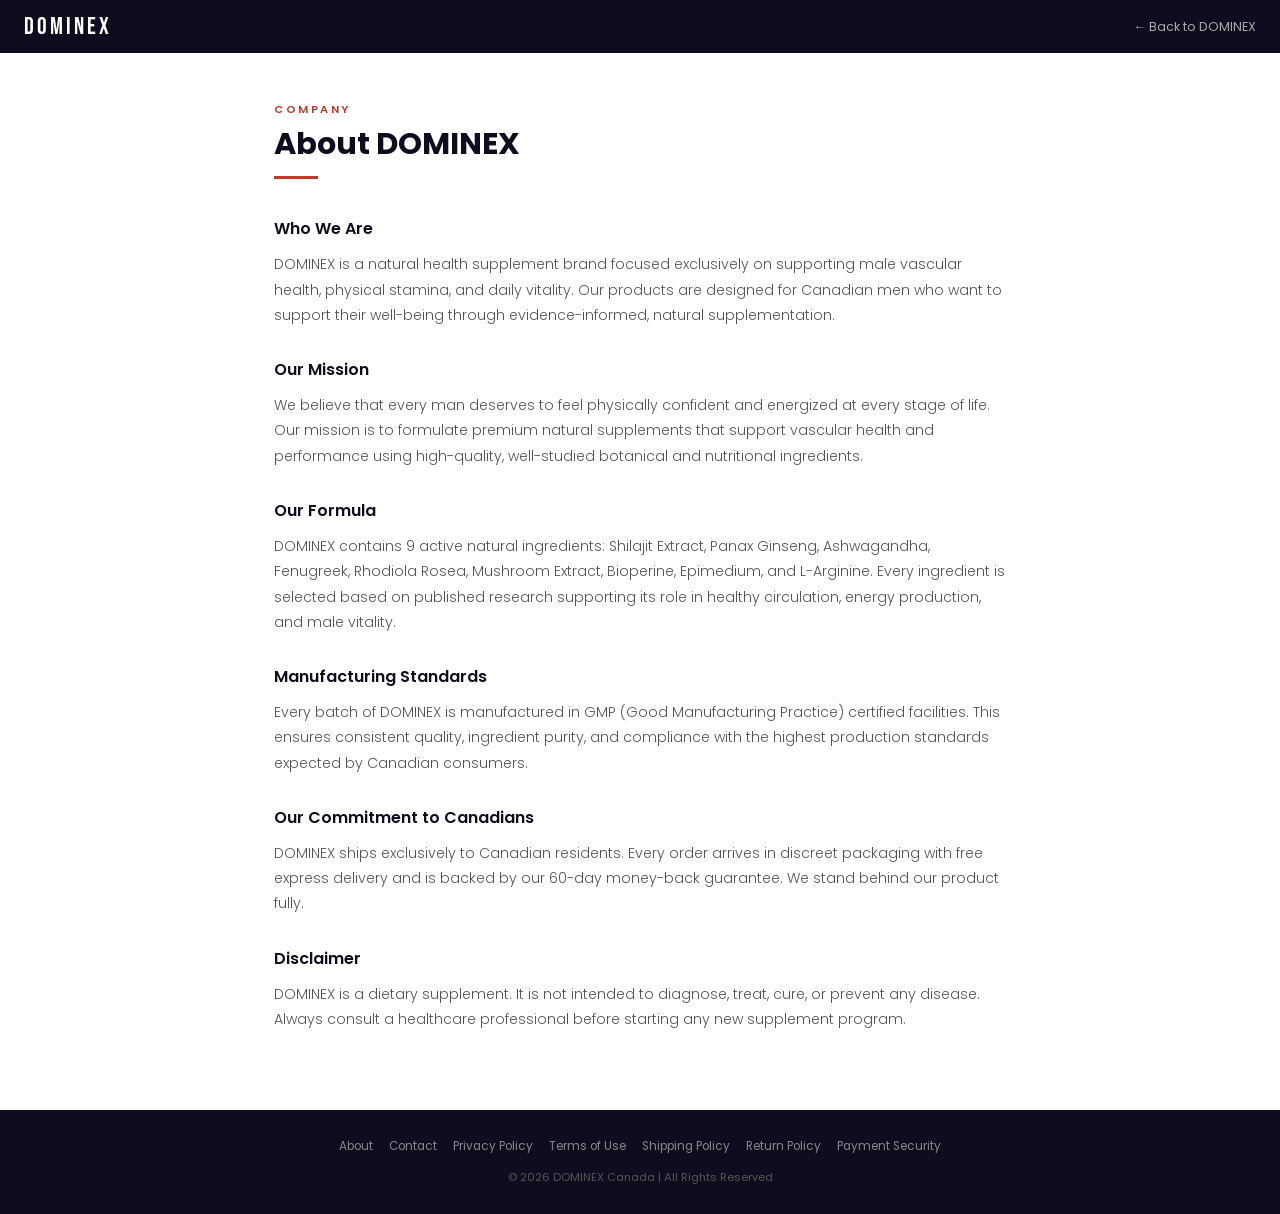
<file: about.html>
<!DOCTYPE html>
<html lang="en-CA">
<head>
    <meta charset="UTF-8">
    <meta name="viewport" content="width=device-width, initial-scale=1.0">
    <title>About DOMINEX | Natural Male Vitality Canada</title>
    <meta name="robots" content="noindex, follow">
    <link rel="preconnect" href="https://fonts.googleapis.com">
    <link rel="preconnect" href="https://fonts.gstatic.com" crossorigin>
    <link href="https://fonts.googleapis.com/css2?family=Bebas+Neue&family=Poppins:wght@300;400;600;700&display=swap" rel="stylesheet">
    <style>
        *{margin:0;padding:0;box-sizing:border-box}
        body{font-family:'Poppins',sans-serif;background:#fff;color:#333}
        .top-bar{background:#0d0d1f;padding:12px 24px;display:flex;justify-content:space-between;align-items:center}
        .brand{font-family:'Bebas Neue',sans-serif;font-size:1.5rem;color:#fff;letter-spacing:3px;text-decoration:none}
        .back-link{color:#aaa;text-decoration:none;font-size:0.78rem;transition:color 0.2s}
        .back-link:hover{color:#fff}
        .page-wrapper{max-width:780px;margin:0 auto;padding:0 24px}
        .page-header{padding:48px 0 0}
        .page-tag{display:block;font-size:0.7rem;font-weight:600;letter-spacing:2.5px;color:#c0392b;text-transform:uppercase;margin-bottom:8px}
        .page-header h1{font-size:1.9rem;font-weight:700;color:#0d0d1f;margin-bottom:14px;line-height:1.2}
        .page-divider{width:44px;height:3px;background:#c0392b;margin-bottom:36px}
        .page-content{padding-bottom:64px;font-weight:300;line-height:1.8}
        .page-content h2{font-size:1rem;font-weight:600;color:#0d0d1f;margin:28px 0 8px}
        .page-content h2:first-child{margin-top:0}
        .page-content p{font-size:0.88rem;margin-bottom:14px;color:#555}
        .page-content ul{padding-left:20px;margin-bottom:14px}
        .page-content ul li{font-size:0.88rem;margin-bottom:6px;color:#555}
        .page-footer{background:#0d0d1f;padding:28px 24px}
        .page-footer .footer-links{display:flex;flex-wrap:wrap;justify-content:center;gap:6px 16px;margin-bottom:14px}
        .page-footer .footer-links a{color:#888;text-decoration:none;font-size:0.74rem;transition:color 0.2s}
        .page-footer .footer-links a:hover{color:#fff}
        .copyright{text-align:center;color:#555;font-size:0.7rem}
        @media(max-width:600px){.page-wrapper{padding:0 16px}.page-header h1{font-size:1.5rem}}
    </style>
</head>
<body>

<div class="top-bar">
    <a href="index.html" class="brand">DOMINEX</a>
    <a href="index.html" class="back-link">&#8592; Back to DOMINEX</a>
</div>

<div class="page-wrapper">
    <div class="page-header">
        <span class="page-tag">COMPANY</span>
        <h1>About DOMINEX</h1>
        <div class="page-divider"></div>
    </div>
    <div class="page-content">

        <h2>Who We Are</h2>
        <p>DOMINEX is a natural health supplement brand focused exclusively on supporting male vascular health, physical stamina, and daily vitality. Our products are designed for Canadian men who want to support their well-being through evidence-informed, natural supplementation.</p>

        <h2>Our Mission</h2>
        <p>We believe that every man deserves to feel physically confident and energized at every stage of life. Our mission is to formulate premium natural supplements that support vascular health and performance using high-quality, well-studied botanical and nutritional ingredients.</p>

        <h2>Our Formula</h2>
        <p>DOMINEX contains 9 active natural ingredients: Shilajit Extract, Panax Ginseng, Ashwagandha, Fenugreek, Rhodiola Rosea, Mushroom Extract, Bioperine, Epimedium, and L-Arginine. Every ingredient is selected based on published research supporting its role in healthy circulation, energy production, and male vitality.</p>

        <h2>Manufacturing Standards</h2>
        <p>Every batch of DOMINEX is manufactured in GMP (Good Manufacturing Practice) certified facilities. This ensures consistent quality, ingredient purity, and compliance with the highest production standards expected by Canadian consumers.</p>

        <h2>Our Commitment to Canadians</h2>
        <p>DOMINEX ships exclusively to Canadian residents. Every order arrives in discreet packaging with free express delivery and is backed by our 60-day money-back guarantee. We stand behind our product fully.</p>

        <h2>Disclaimer</h2>
        <p>DOMINEX is a dietary supplement. It is not intended to diagnose, treat, cure, or prevent any disease. Always consult a healthcare professional before starting any new supplement program.</p>

    </div>
</div>

<footer class="page-footer">
    <nav class="footer-links">
        <a href="about.html">About</a>
        <a href="contact.html">Contact</a>
        <a href="privacy-policy.html">Privacy Policy</a>
        <a href="terms.html">Terms of Use</a>
        <a href="shipping.html">Shipping Policy</a>
        <a href="returns.html">Return Policy</a>
        <a href="payment-security.html">Payment Security</a>
    </nav>
    <p class="copyright">&copy; 2026 DOMINEX Canada | All Rights Reserved</p>
</footer>

</body>
</html>
</file>
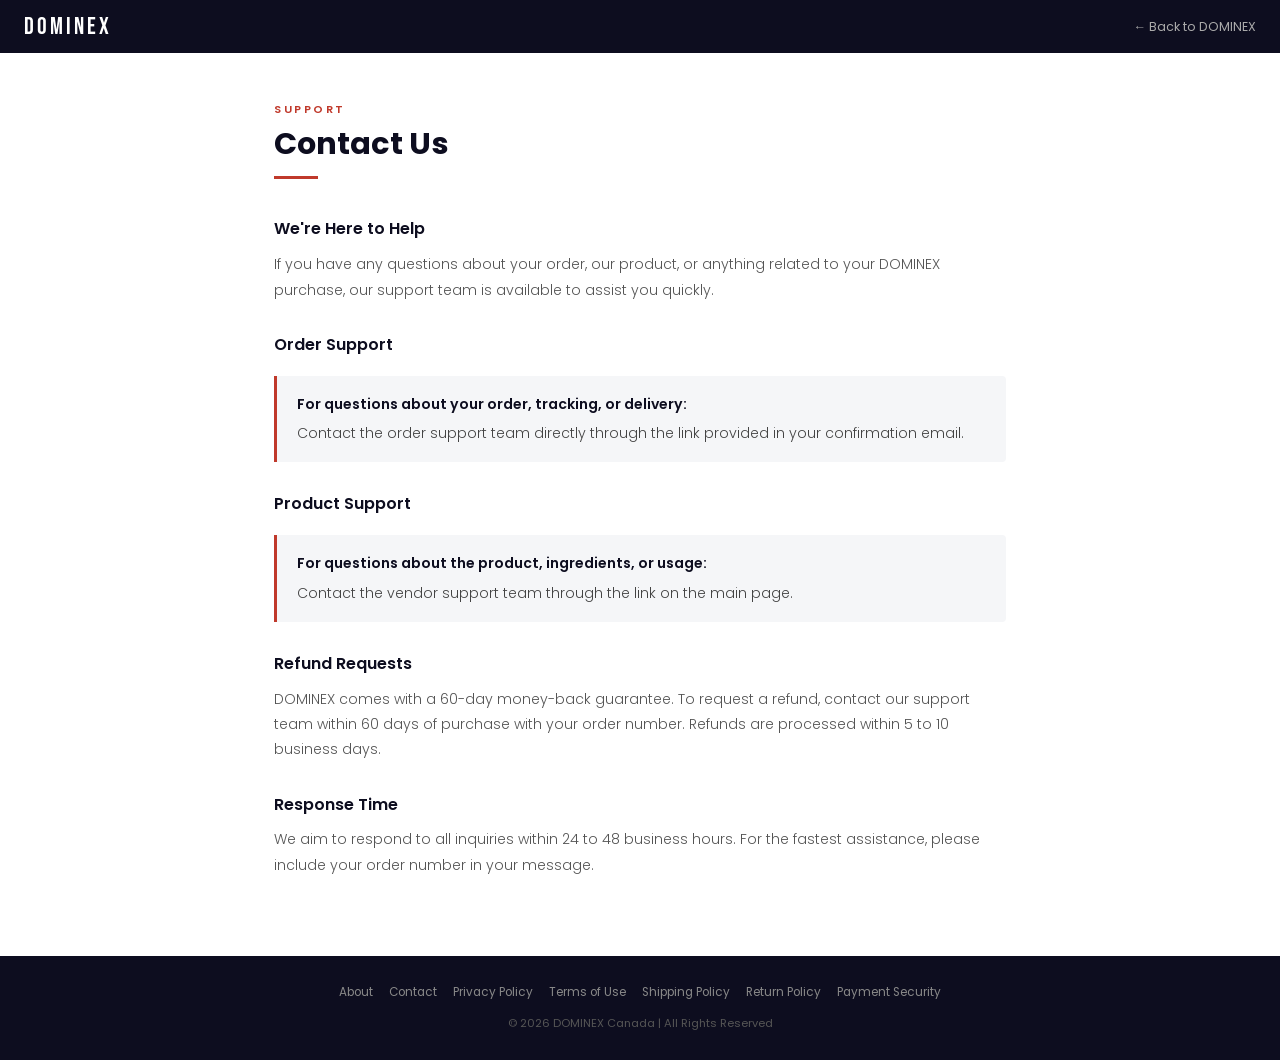
<file: contact.html>
<!DOCTYPE html>
<html lang="en-CA">
<head>
    <meta charset="UTF-8">
    <meta name="viewport" content="width=device-width, initial-scale=1.0">
    <title>Contact | DOMINEX Canada</title>
    <meta name="robots" content="noindex, follow">
    <link rel="preconnect" href="https://fonts.googleapis.com">
    <link rel="preconnect" href="https://fonts.gstatic.com" crossorigin>
    <link href="https://fonts.googleapis.com/css2?family=Bebas+Neue&family=Poppins:wght@300;400;600;700&display=swap" rel="stylesheet">
    <style>
        *{margin:0;padding:0;box-sizing:border-box}
        body{font-family:'Poppins',sans-serif;background:#fff;color:#333}
        .top-bar{background:#0d0d1f;padding:12px 24px;display:flex;justify-content:space-between;align-items:center}
        .brand{font-family:'Bebas Neue',sans-serif;font-size:1.5rem;color:#fff;letter-spacing:3px;text-decoration:none}
        .back-link{color:#aaa;text-decoration:none;font-size:0.78rem;transition:color 0.2s}
        .back-link:hover{color:#fff}
        .page-wrapper{max-width:780px;margin:0 auto;padding:0 24px}
        .page-header{padding:48px 0 0}
        .page-tag{display:block;font-size:0.7rem;font-weight:600;letter-spacing:2.5px;color:#c0392b;text-transform:uppercase;margin-bottom:8px}
        .page-header h1{font-size:1.9rem;font-weight:700;color:#0d0d1f;margin-bottom:14px;line-height:1.2}
        .page-divider{width:44px;height:3px;background:#c0392b;margin-bottom:36px}
        .page-content{padding-bottom:64px;font-weight:300;line-height:1.8}
        .page-content h2{font-size:1rem;font-weight:600;color:#0d0d1f;margin:28px 0 8px}
        .page-content h2:first-child{margin-top:0}
        .page-content p{font-size:0.88rem;margin-bottom:14px;color:#555}
        .contact-card{background:#f5f6f8;border-left:3px solid #c0392b;padding:16px 20px;border-radius:0 4px 4px 0;margin:16px 0;font-size:0.88rem;color:#444;font-weight:300}
        .contact-card strong{font-weight:600;color:#0d0d1f;display:block;margin-bottom:4px}
        .page-footer{background:#0d0d1f;padding:28px 24px}
        .page-footer .footer-links{display:flex;flex-wrap:wrap;justify-content:center;gap:6px 16px;margin-bottom:14px}
        .page-footer .footer-links a{color:#888;text-decoration:none;font-size:0.74rem;transition:color 0.2s}
        .page-footer .footer-links a:hover{color:#fff}
        .copyright{text-align:center;color:#555;font-size:0.7rem}
        @media(max-width:600px){.page-wrapper{padding:0 16px}.page-header h1{font-size:1.5rem}}
    </style>
</head>
<body>

<div class="top-bar">
    <a href="index.html" class="brand">DOMINEX</a>
    <a href="index.html" class="back-link">&#8592; Back to DOMINEX</a>
</div>

<div class="page-wrapper">
    <div class="page-header">
        <span class="page-tag">SUPPORT</span>
        <h1>Contact Us</h1>
        <div class="page-divider"></div>
    </div>
    <div class="page-content">

        <h2>We're Here to Help</h2>
        <p>If you have any questions about your order, our product, or anything related to your DOMINEX purchase, our support team is available to assist you quickly.</p>

        <h2>Order Support</h2>
        <div class="contact-card">
            <strong>For questions about your order, tracking, or delivery:</strong>
            Contact the order support team directly through the link provided in your confirmation email.
        </div>

        <h2>Product Support</h2>
        <div class="contact-card">
            <strong>For questions about the product, ingredients, or usage:</strong>
            Contact the vendor support team through the link on the main page.
        </div>

        <h2>Refund Requests</h2>
        <p>DOMINEX comes with a 60-day money-back guarantee. To request a refund, contact our support team within 60 days of purchase with your order number. Refunds are processed within 5 to 10 business days.</p>

        <h2>Response Time</h2>
        <p>We aim to respond to all inquiries within 24 to 48 business hours. For the fastest assistance, please include your order number in your message.</p>

    </div>
</div>

<footer class="page-footer">
    <nav class="footer-links">
        <a href="about.html">About</a>
        <a href="contact.html">Contact</a>
        <a href="privacy-policy.html">Privacy Policy</a>
        <a href="terms.html">Terms of Use</a>
        <a href="shipping.html">Shipping Policy</a>
        <a href="returns.html">Return Policy</a>
        <a href="payment-security.html">Payment Security</a>
    </nav>
    <p class="copyright">&copy; 2026 DOMINEX Canada | All Rights Reserved</p>
</footer>

</body>
</html>
</file>
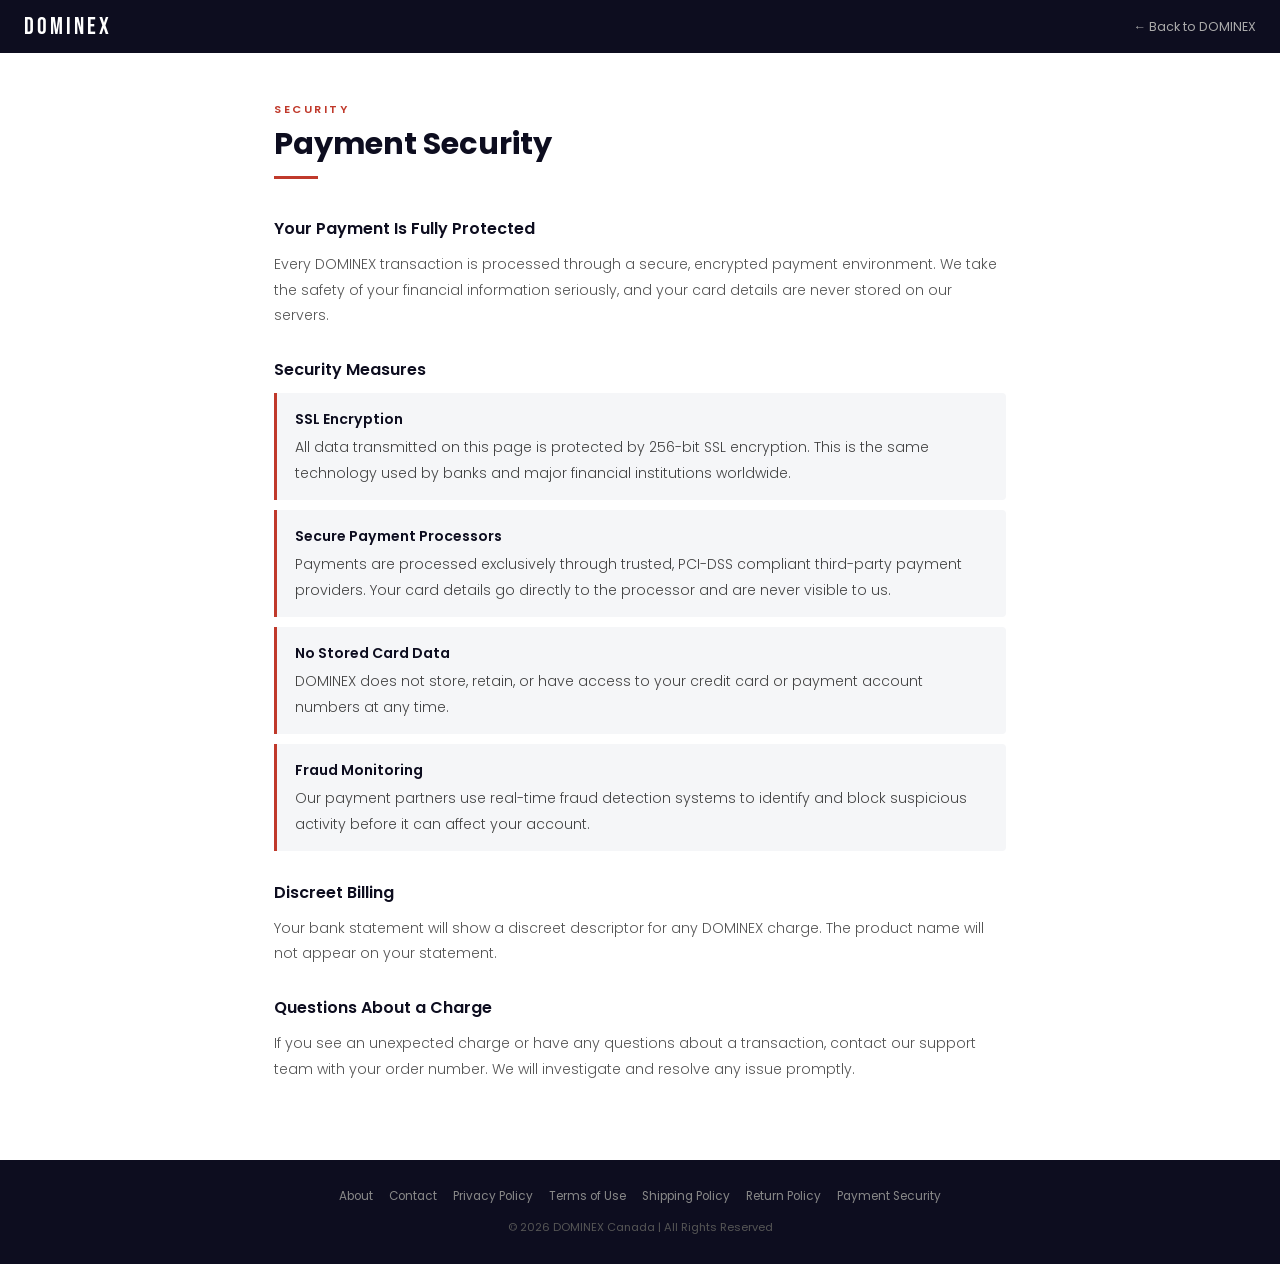
<file: payment-security.html>
<!DOCTYPE html>
<html lang="en-CA">
<head>
    <meta charset="UTF-8">
    <meta name="viewport" content="width=device-width, initial-scale=1.0">
    <title>Payment Security | DOMINEX Canada</title>
    <meta name="robots" content="noindex, follow">
    <link rel="preconnect" href="https://fonts.googleapis.com">
    <link rel="preconnect" href="https://fonts.gstatic.com" crossorigin>
    <link href="https://fonts.googleapis.com/css2?family=Bebas+Neue&family=Poppins:wght@300;400;600;700&display=swap" rel="stylesheet">
    <style>
        *{margin:0;padding:0;box-sizing:border-box}
        body{font-family:'Poppins',sans-serif;background:#fff;color:#333}
        .top-bar{background:#0d0d1f;padding:12px 24px;display:flex;justify-content:space-between;align-items:center}
        .brand{font-family:'Bebas Neue',sans-serif;font-size:1.5rem;color:#fff;letter-spacing:3px;text-decoration:none}
        .back-link{color:#aaa;text-decoration:none;font-size:0.78rem;transition:color 0.2s}
        .back-link:hover{color:#fff}
        .page-wrapper{max-width:780px;margin:0 auto;padding:0 24px}
        .page-header{padding:48px 0 0}
        .page-tag{display:block;font-size:0.7rem;font-weight:600;letter-spacing:2.5px;color:#c0392b;text-transform:uppercase;margin-bottom:8px}
        .page-header h1{font-size:1.9rem;font-weight:700;color:#0d0d1f;margin-bottom:14px;line-height:1.2}
        .page-divider{width:44px;height:3px;background:#c0392b;margin-bottom:36px}
        .page-content{padding-bottom:64px;font-weight:300;line-height:1.8}
        .page-content h2{font-size:1rem;font-weight:600;color:#0d0d1f;margin:28px 0 8px}
        .page-content h2:first-child{margin-top:0}
        .page-content p{font-size:0.88rem;margin-bottom:14px;color:#555}
        .security-card{background:#f5f6f8;border-left:3px solid #c0392b;padding:14px 18px;border-radius:0 4px 4px 0;margin-bottom:10px;font-size:0.88rem;color:#444;font-weight:300}
        .security-card strong{font-weight:600;color:#0d0d1f;display:block;margin-bottom:3px}
        .page-footer{background:#0d0d1f;padding:28px 24px}
        .page-footer .footer-links{display:flex;flex-wrap:wrap;justify-content:center;gap:6px 16px;margin-bottom:14px}
        .page-footer .footer-links a{color:#888;text-decoration:none;font-size:0.74rem;transition:color 0.2s}
        .page-footer .footer-links a:hover{color:#fff}
        .copyright{text-align:center;color:#555;font-size:0.7rem}
        @media(max-width:600px){.page-wrapper{padding:0 16px}.page-header h1{font-size:1.5rem}}
    </style>
</head>
<body>

<div class="top-bar">
    <a href="index.html" class="brand">DOMINEX</a>
    <a href="index.html" class="back-link">&#8592; Back to DOMINEX</a>
</div>

<div class="page-wrapper">
    <div class="page-header">
        <span class="page-tag">SECURITY</span>
        <h1>Payment Security</h1>
        <div class="page-divider"></div>
    </div>
    <div class="page-content">

        <h2>Your Payment Is Fully Protected</h2>
        <p>Every DOMINEX transaction is processed through a secure, encrypted payment environment. We take the safety of your financial information seriously, and your card details are never stored on our servers.</p>

        <h2>Security Measures</h2>
        <div class="security-card">
            <strong>SSL Encryption</strong>
            All data transmitted on this page is protected by 256-bit SSL encryption. This is the same technology used by banks and major financial institutions worldwide.
        </div>
        <div class="security-card">
            <strong>Secure Payment Processors</strong>
            Payments are processed exclusively through trusted, PCI-DSS compliant third-party payment providers. Your card details go directly to the processor and are never visible to us.
        </div>
        <div class="security-card">
            <strong>No Stored Card Data</strong>
            DOMINEX does not store, retain, or have access to your credit card or payment account numbers at any time.
        </div>
        <div class="security-card">
            <strong>Fraud Monitoring</strong>
            Our payment partners use real-time fraud detection systems to identify and block suspicious activity before it can affect your account.
        </div>

        <h2>Discreet Billing</h2>
        <p>Your bank statement will show a discreet descriptor for any DOMINEX charge. The product name will not appear on your statement.</p>

        <h2>Questions About a Charge</h2>
        <p>If you see an unexpected charge or have any questions about a transaction, contact our support team with your order number. We will investigate and resolve any issue promptly.</p>

    </div>
</div>

<footer class="page-footer">
    <nav class="footer-links">
        <a href="about.html">About</a>
        <a href="contact.html">Contact</a>
        <a href="privacy-policy.html">Privacy Policy</a>
        <a href="terms.html">Terms of Use</a>
        <a href="shipping.html">Shipping Policy</a>
        <a href="returns.html">Return Policy</a>
        <a href="payment-security.html">Payment Security</a>
    </nav>
    <p class="copyright">&copy; 2026 DOMINEX Canada | All Rights Reserved</p>
</footer>

</body>
</html>
</file>
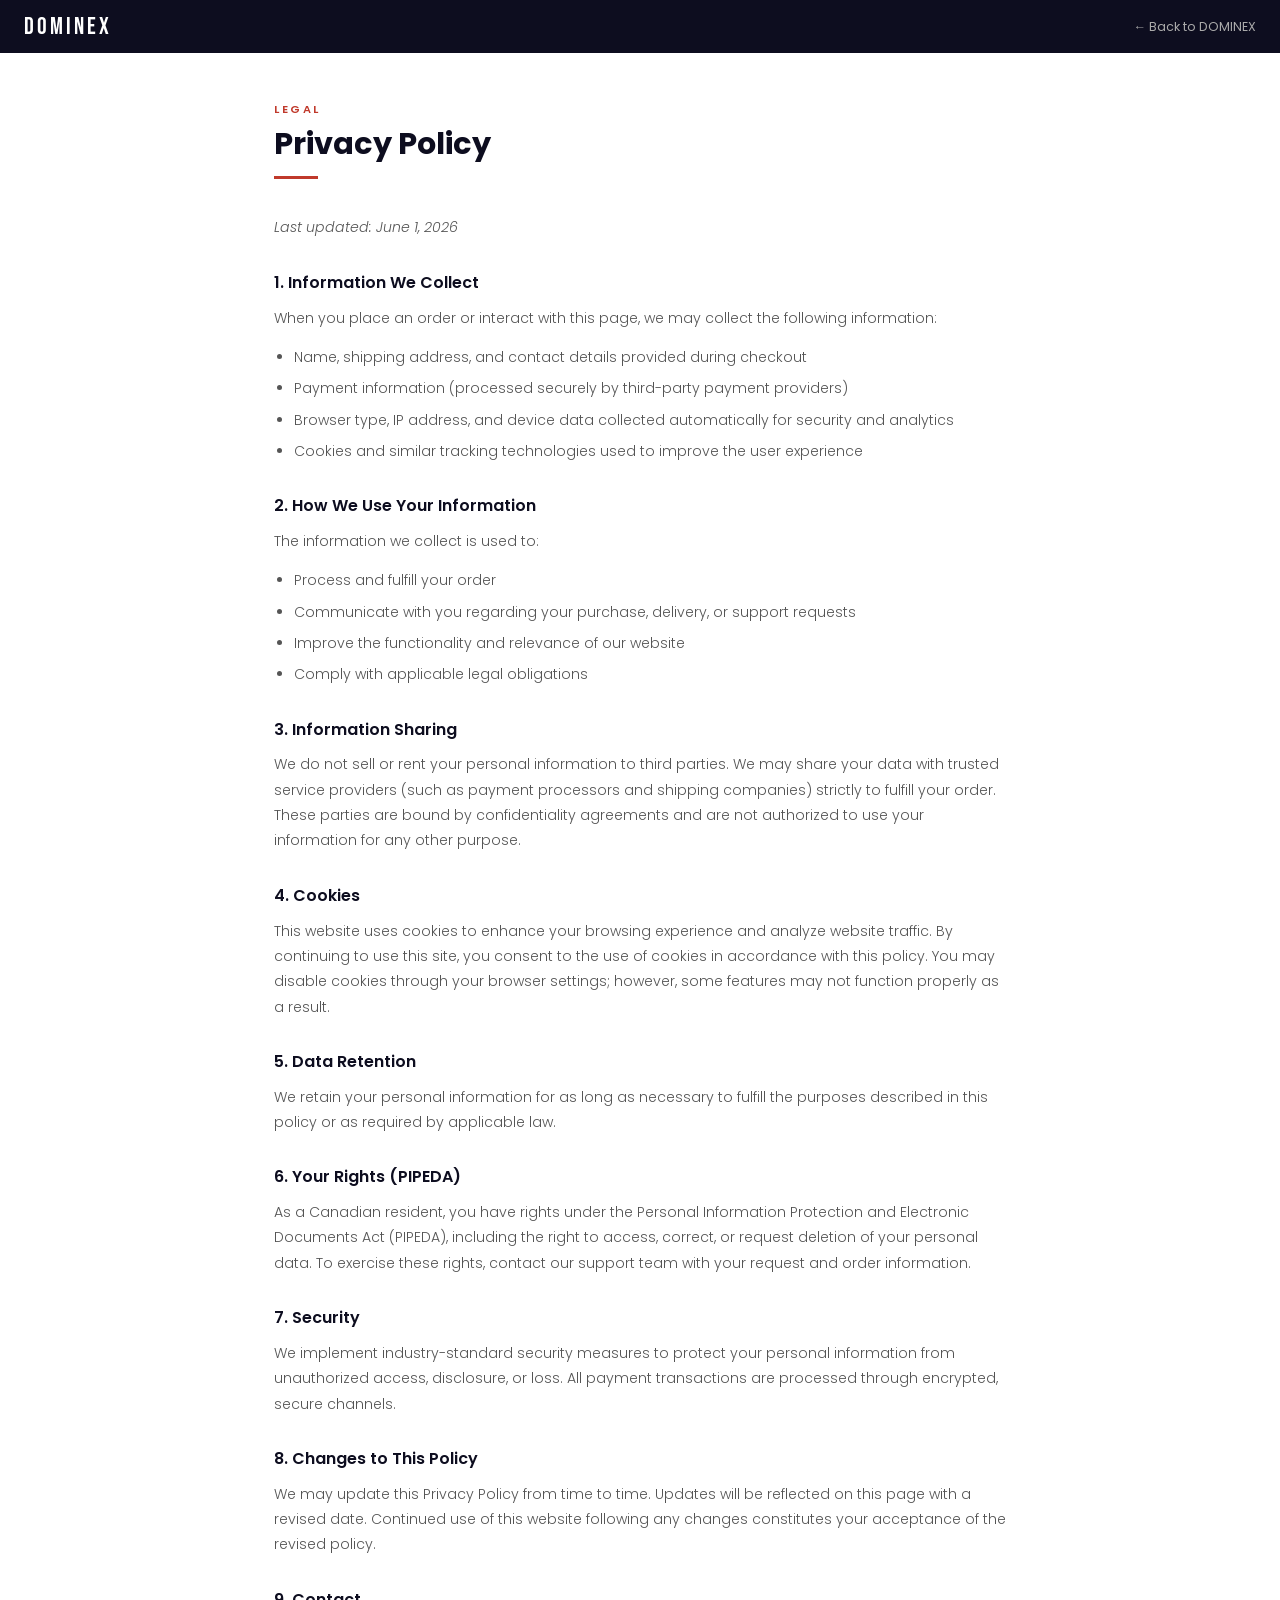
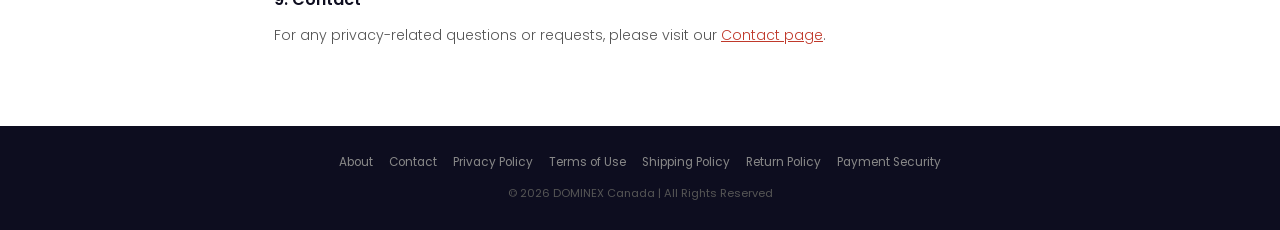
<file: privacy-policy.html>
<!DOCTYPE html>
<html lang="en-CA">
<head>
    <meta charset="UTF-8">
    <meta name="viewport" content="width=device-width, initial-scale=1.0">
    <title>Privacy Policy | DOMINEX Canada</title>
    <meta name="robots" content="noindex, follow">
    <link rel="preconnect" href="https://fonts.googleapis.com">
    <link rel="preconnect" href="https://fonts.gstatic.com" crossorigin>
    <link href="https://fonts.googleapis.com/css2?family=Bebas+Neue&family=Poppins:wght@300;400;600;700&display=swap" rel="stylesheet">
    <style>
        *{margin:0;padding:0;box-sizing:border-box}
        body{font-family:'Poppins',sans-serif;background:#fff;color:#333}
        .top-bar{background:#0d0d1f;padding:12px 24px;display:flex;justify-content:space-between;align-items:center}
        .brand{font-family:'Bebas Neue',sans-serif;font-size:1.5rem;color:#fff;letter-spacing:3px;text-decoration:none}
        .back-link{color:#aaa;text-decoration:none;font-size:0.78rem;transition:color 0.2s}
        .back-link:hover{color:#fff}
        .page-wrapper{max-width:780px;margin:0 auto;padding:0 24px}
        .page-header{padding:48px 0 0}
        .page-tag{display:block;font-size:0.7rem;font-weight:600;letter-spacing:2.5px;color:#c0392b;text-transform:uppercase;margin-bottom:8px}
        .page-header h1{font-size:1.9rem;font-weight:700;color:#0d0d1f;margin-bottom:14px;line-height:1.2}
        .page-divider{width:44px;height:3px;background:#c0392b;margin-bottom:36px}
        .page-content{padding-bottom:64px;font-weight:300;line-height:1.8}
        .page-content h2{font-size:1rem;font-weight:600;color:#0d0d1f;margin:28px 0 8px}
        .page-content h2:first-child{margin-top:0}
        .page-content p{font-size:0.88rem;margin-bottom:14px;color:#555}
        .page-content ul{padding-left:20px;margin-bottom:14px}
        .page-content ul li{font-size:0.88rem;margin-bottom:6px;color:#555}
        .update-note{font-size:0.78rem;color:#888;margin-bottom:28px;font-style:italic}
        .page-footer{background:#0d0d1f;padding:28px 24px}
        .page-footer .footer-links{display:flex;flex-wrap:wrap;justify-content:center;gap:6px 16px;margin-bottom:14px}
        .page-footer .footer-links a{color:#888;text-decoration:none;font-size:0.74rem;transition:color 0.2s}
        .page-footer .footer-links a:hover{color:#fff}
        .copyright{text-align:center;color:#555;font-size:0.7rem}
        @media(max-width:600px){.page-wrapper{padding:0 16px}.page-header h1{font-size:1.5rem}}
    </style>
</head>
<body>

<div class="top-bar">
    <a href="index.html" class="brand">DOMINEX</a>
    <a href="index.html" class="back-link">&#8592; Back to DOMINEX</a>
</div>

<div class="page-wrapper">
    <div class="page-header">
        <span class="page-tag">LEGAL</span>
        <h1>Privacy Policy</h1>
        <div class="page-divider"></div>
    </div>
    <div class="page-content">

        <p class="update-note">Last updated: June 1, 2026</p>

        <h2>1. Information We Collect</h2>
        <p>When you place an order or interact with this page, we may collect the following information:</p>
        <ul>
            <li>Name, shipping address, and contact details provided during checkout</li>
            <li>Payment information (processed securely by third-party payment providers)</li>
            <li>Browser type, IP address, and device data collected automatically for security and analytics</li>
            <li>Cookies and similar tracking technologies used to improve the user experience</li>
        </ul>

        <h2>2. How We Use Your Information</h2>
        <p>The information we collect is used to:</p>
        <ul>
            <li>Process and fulfill your order</li>
            <li>Communicate with you regarding your purchase, delivery, or support requests</li>
            <li>Improve the functionality and relevance of our website</li>
            <li>Comply with applicable legal obligations</li>
        </ul>

        <h2>3. Information Sharing</h2>
        <p>We do not sell or rent your personal information to third parties. We may share your data with trusted service providers (such as payment processors and shipping companies) strictly to fulfill your order. These parties are bound by confidentiality agreements and are not authorized to use your information for any other purpose.</p>

        <h2>4. Cookies</h2>
        <p>This website uses cookies to enhance your browsing experience and analyze website traffic. By continuing to use this site, you consent to the use of cookies in accordance with this policy. You may disable cookies through your browser settings; however, some features may not function properly as a result.</p>

        <h2>5. Data Retention</h2>
        <p>We retain your personal information for as long as necessary to fulfill the purposes described in this policy or as required by applicable law.</p>

        <h2>6. Your Rights (PIPEDA)</h2>
        <p>As a Canadian resident, you have rights under the Personal Information Protection and Electronic Documents Act (PIPEDA), including the right to access, correct, or request deletion of your personal data. To exercise these rights, contact our support team with your request and order information.</p>

        <h2>7. Security</h2>
        <p>We implement industry-standard security measures to protect your personal information from unauthorized access, disclosure, or loss. All payment transactions are processed through encrypted, secure channels.</p>

        <h2>8. Changes to This Policy</h2>
        <p>We may update this Privacy Policy from time to time. Updates will be reflected on this page with a revised date. Continued use of this website following any changes constitutes your acceptance of the revised policy.</p>

        <h2>9. Contact</h2>
        <p>For any privacy-related questions or requests, please visit our <a href="contact.html" style="color:#c0392b">Contact page</a>.</p>

    </div>
</div>

<footer class="page-footer">
    <nav class="footer-links">
        <a href="about.html">About</a>
        <a href="contact.html">Contact</a>
        <a href="privacy-policy.html">Privacy Policy</a>
        <a href="terms.html">Terms of Use</a>
        <a href="shipping.html">Shipping Policy</a>
        <a href="returns.html">Return Policy</a>
        <a href="payment-security.html">Payment Security</a>
    </nav>
    <p class="copyright">&copy; 2026 DOMINEX Canada | All Rights Reserved</p>
</footer>

</body>
</html>
</file>
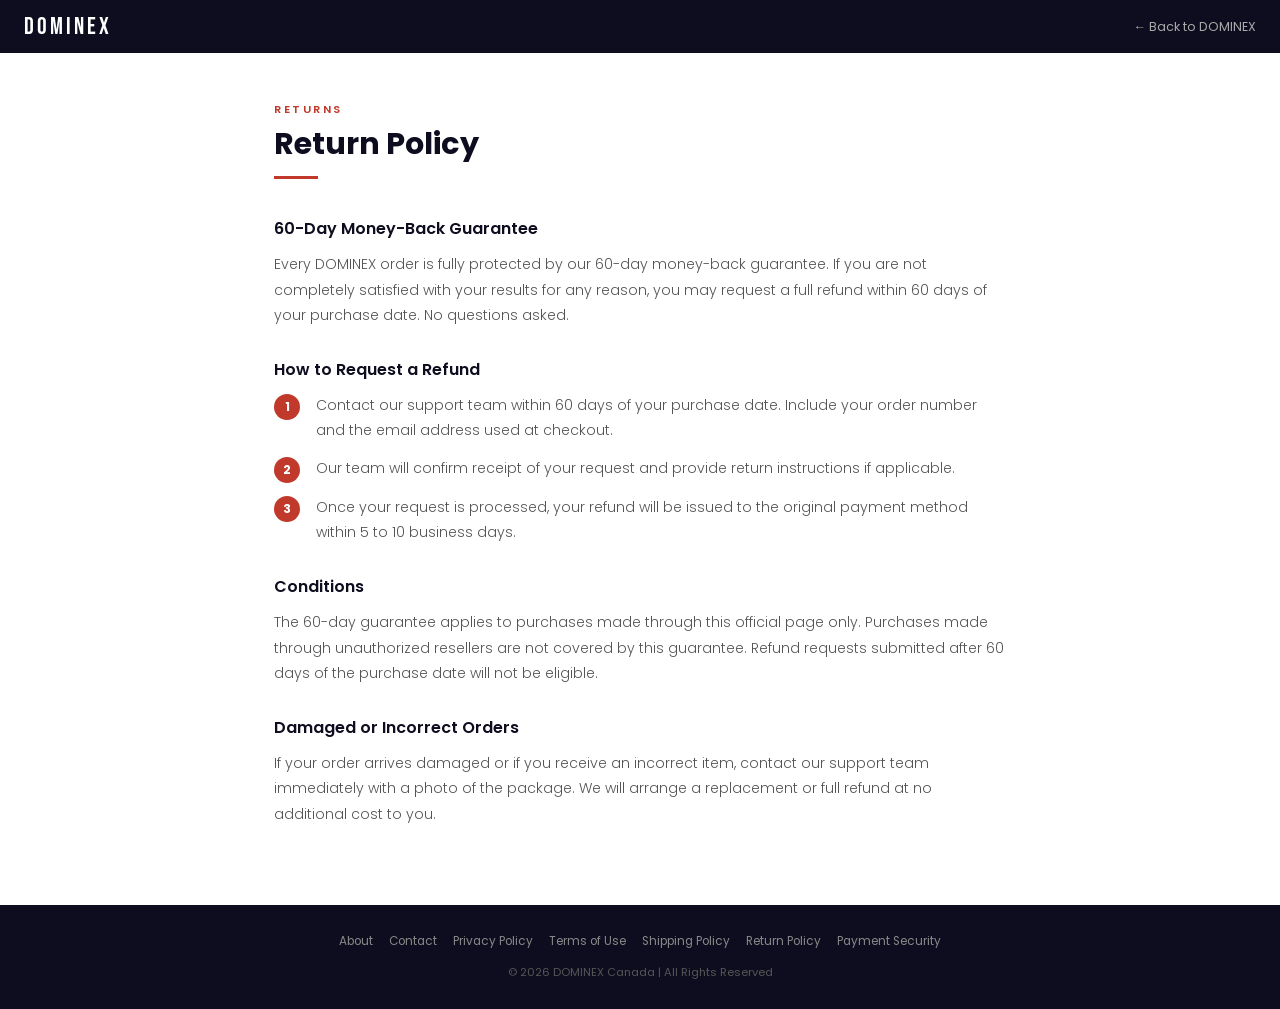
<file: returns.html>
<!DOCTYPE html>
<html lang="en-CA">
<head>
    <meta charset="UTF-8">
    <meta name="viewport" content="width=device-width, initial-scale=1.0">
    <title>Return Policy | DOMINEX Canada</title>
    <meta name="robots" content="noindex, follow">
    <link rel="preconnect" href="https://fonts.googleapis.com">
    <link rel="preconnect" href="https://fonts.gstatic.com" crossorigin>
    <link href="https://fonts.googleapis.com/css2?family=Bebas+Neue&family=Poppins:wght@300;400;600;700&display=swap" rel="stylesheet">
    <style>
        *{margin:0;padding:0;box-sizing:border-box}
        body{font-family:'Poppins',sans-serif;background:#fff;color:#333}
        .top-bar{background:#0d0d1f;padding:12px 24px;display:flex;justify-content:space-between;align-items:center}
        .brand{font-family:'Bebas Neue',sans-serif;font-size:1.5rem;color:#fff;letter-spacing:3px;text-decoration:none}
        .back-link{color:#aaa;text-decoration:none;font-size:0.78rem;transition:color 0.2s}
        .back-link:hover{color:#fff}
        .page-wrapper{max-width:780px;margin:0 auto;padding:0 24px}
        .page-header{padding:48px 0 0}
        .page-tag{display:block;font-size:0.7rem;font-weight:600;letter-spacing:2.5px;color:#c0392b;text-transform:uppercase;margin-bottom:8px}
        .page-header h1{font-size:1.9rem;font-weight:700;color:#0d0d1f;margin-bottom:14px;line-height:1.2}
        .page-divider{width:44px;height:3px;background:#c0392b;margin-bottom:36px}
        .page-content{padding-bottom:64px;font-weight:300;line-height:1.8}
        .page-content h2{font-size:1rem;font-weight:600;color:#0d0d1f;margin:28px 0 8px}
        .page-content h2:first-child{margin-top:0}
        .page-content p{font-size:0.88rem;margin-bottom:14px;color:#555}
        .step-row{display:flex;gap:16px;align-items:flex-start;margin-bottom:12px;font-size:0.88rem;color:#555;font-weight:300}
        .step-num{background:#c0392b;color:#fff;width:26px;height:26px;border-radius:50%;display:flex;align-items:center;justify-content:center;font-size:0.75rem;font-weight:700;flex-shrink:0;margin-top:1px}
        .page-footer{background:#0d0d1f;padding:28px 24px}
        .page-footer .footer-links{display:flex;flex-wrap:wrap;justify-content:center;gap:6px 16px;margin-bottom:14px}
        .page-footer .footer-links a{color:#888;text-decoration:none;font-size:0.74rem;transition:color 0.2s}
        .page-footer .footer-links a:hover{color:#fff}
        .copyright{text-align:center;color:#555;font-size:0.7rem}
        @media(max-width:600px){.page-wrapper{padding:0 16px}.page-header h1{font-size:1.5rem}}
    </style>
</head>
<body>

<div class="top-bar">
    <a href="index.html" class="brand">DOMINEX</a>
    <a href="index.html" class="back-link">&#8592; Back to DOMINEX</a>
</div>

<div class="page-wrapper">
    <div class="page-header">
        <span class="page-tag">RETURNS</span>
        <h1>Return Policy</h1>
        <div class="page-divider"></div>
    </div>
    <div class="page-content">

        <h2>60-Day Money-Back Guarantee</h2>
        <p>Every DOMINEX order is fully protected by our 60-day money-back guarantee. If you are not completely satisfied with your results for any reason, you may request a full refund within 60 days of your purchase date. No questions asked.</p>

        <h2>How to Request a Refund</h2>
        <div class="step-row">
            <div class="step-num">1</div>
            <div>Contact our support team within 60 days of your purchase date. Include your order number and the email address used at checkout.</div>
        </div>
        <div class="step-row">
            <div class="step-num">2</div>
            <div>Our team will confirm receipt of your request and provide return instructions if applicable.</div>
        </div>
        <div class="step-row">
            <div class="step-num">3</div>
            <div>Once your request is processed, your refund will be issued to the original payment method within 5 to 10 business days.</div>
        </div>

        <h2>Conditions</h2>
        <p>The 60-day guarantee applies to purchases made through this official page only. Purchases made through unauthorized resellers are not covered by this guarantee. Refund requests submitted after 60 days of the purchase date will not be eligible.</p>

        <h2>Damaged or Incorrect Orders</h2>
        <p>If your order arrives damaged or if you receive an incorrect item, contact our support team immediately with a photo of the package. We will arrange a replacement or full refund at no additional cost to you.</p>

    </div>
</div>

<footer class="page-footer">
    <nav class="footer-links">
        <a href="about.html">About</a>
        <a href="contact.html">Contact</a>
        <a href="privacy-policy.html">Privacy Policy</a>
        <a href="terms.html">Terms of Use</a>
        <a href="shipping.html">Shipping Policy</a>
        <a href="returns.html">Return Policy</a>
        <a href="payment-security.html">Payment Security</a>
    </nav>
    <p class="copyright">&copy; 2026 DOMINEX Canada | All Rights Reserved</p>
</footer>

</body>
</html>
</file>
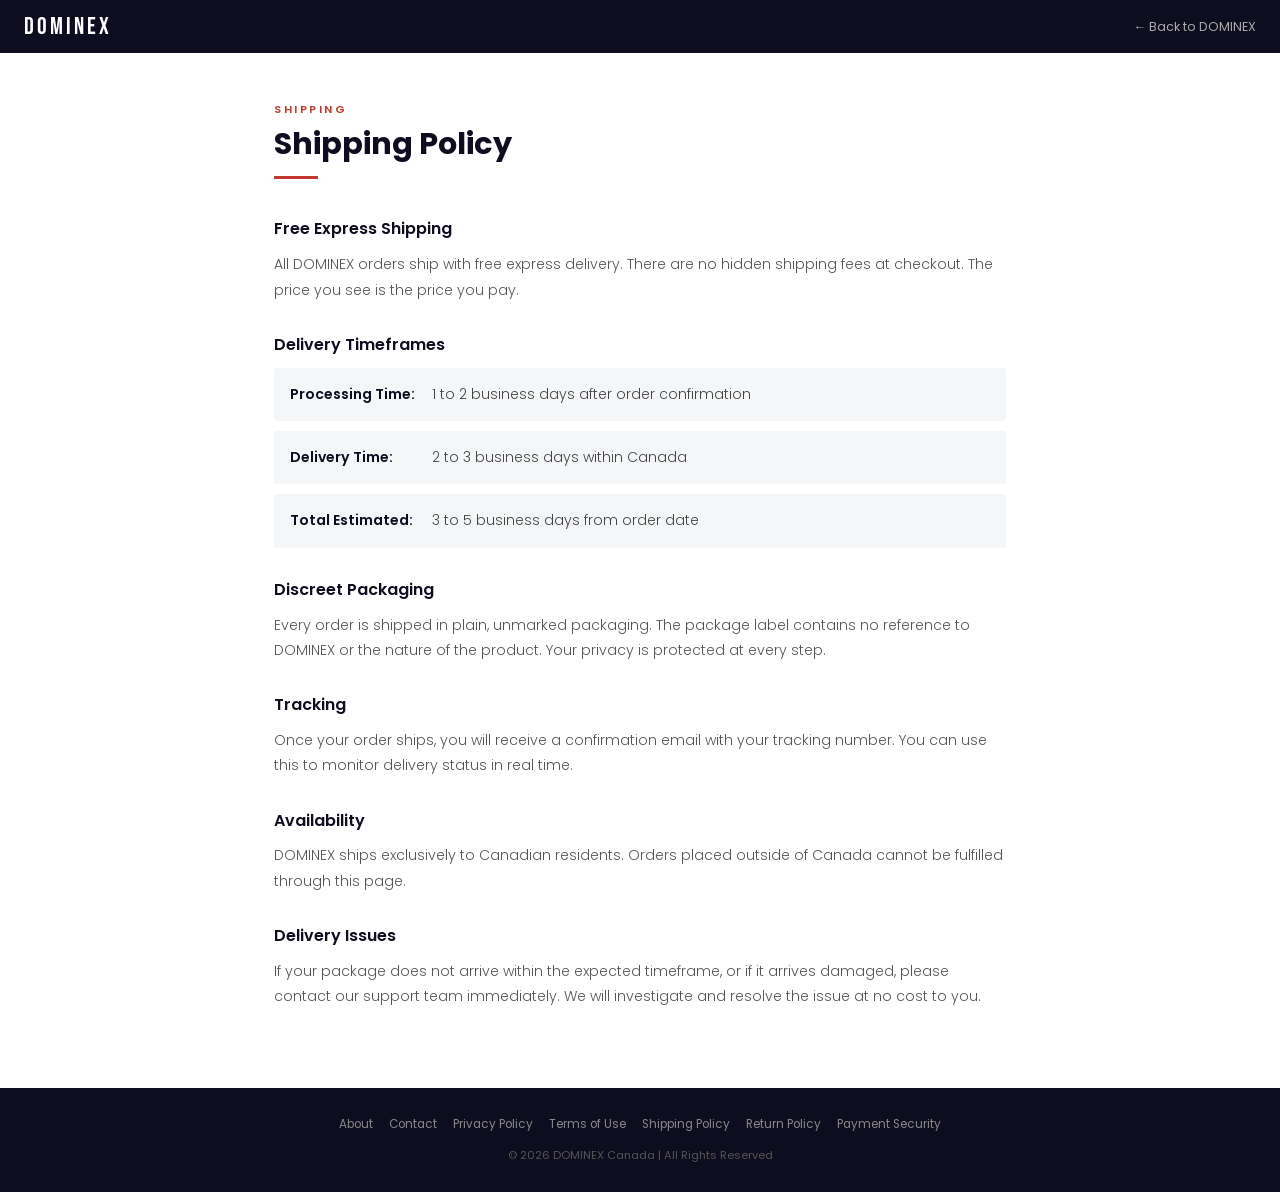
<file: shipping.html>
<!DOCTYPE html>
<html lang="en-CA">
<head>
    <meta charset="UTF-8">
    <meta name="viewport" content="width=device-width, initial-scale=1.0">
    <title>Shipping Policy | DOMINEX Canada</title>
    <meta name="robots" content="noindex, follow">
    <link rel="preconnect" href="https://fonts.googleapis.com">
    <link rel="preconnect" href="https://fonts.gstatic.com" crossorigin>
    <link href="https://fonts.googleapis.com/css2?family=Bebas+Neue&family=Poppins:wght@300;400;600;700&display=swap" rel="stylesheet">
    <style>
        *{margin:0;padding:0;box-sizing:border-box}
        body{font-family:'Poppins',sans-serif;background:#fff;color:#333}
        .top-bar{background:#0d0d1f;padding:12px 24px;display:flex;justify-content:space-between;align-items:center}
        .brand{font-family:'Bebas Neue',sans-serif;font-size:1.5rem;color:#fff;letter-spacing:3px;text-decoration:none}
        .back-link{color:#aaa;text-decoration:none;font-size:0.78rem;transition:color 0.2s}
        .back-link:hover{color:#fff}
        .page-wrapper{max-width:780px;margin:0 auto;padding:0 24px}
        .page-header{padding:48px 0 0}
        .page-tag{display:block;font-size:0.7rem;font-weight:600;letter-spacing:2.5px;color:#c0392b;text-transform:uppercase;margin-bottom:8px}
        .page-header h1{font-size:1.9rem;font-weight:700;color:#0d0d1f;margin-bottom:14px;line-height:1.2}
        .page-divider{width:44px;height:3px;background:#c0392b;margin-bottom:36px}
        .page-content{padding-bottom:64px;font-weight:300;line-height:1.8}
        .page-content h2{font-size:1rem;font-weight:600;color:#0d0d1f;margin:28px 0 8px}
        .page-content h2:first-child{margin-top:0}
        .page-content p{font-size:0.88rem;margin-bottom:14px;color:#555}
        .info-row{display:flex;gap:12px;align-items:flex-start;background:#f5f6f8;border-radius:4px;padding:14px 16px;margin-bottom:10px;font-size:0.88rem;color:#444;font-weight:300}
        .info-row strong{min-width:130px;font-weight:600;color:#0d0d1f;flex-shrink:0}
        .page-footer{background:#0d0d1f;padding:28px 24px}
        .page-footer .footer-links{display:flex;flex-wrap:wrap;justify-content:center;gap:6px 16px;margin-bottom:14px}
        .page-footer .footer-links a{color:#888;text-decoration:none;font-size:0.74rem;transition:color 0.2s}
        .page-footer .footer-links a:hover{color:#fff}
        .copyright{text-align:center;color:#555;font-size:0.7rem}
        @media(max-width:600px){.page-wrapper{padding:0 16px}.page-header h1{font-size:1.5rem}.info-row{flex-direction:column;gap:4px}}
    </style>
</head>
<body>

<div class="top-bar">
    <a href="index.html" class="brand">DOMINEX</a>
    <a href="index.html" class="back-link">&#8592; Back to DOMINEX</a>
</div>

<div class="page-wrapper">
    <div class="page-header">
        <span class="page-tag">SHIPPING</span>
        <h1>Shipping Policy</h1>
        <div class="page-divider"></div>
    </div>
    <div class="page-content">

        <h2>Free Express Shipping</h2>
        <p>All DOMINEX orders ship with free express delivery. There are no hidden shipping fees at checkout. The price you see is the price you pay.</p>

        <h2>Delivery Timeframes</h2>
        <div class="info-row"><strong>Processing Time:</strong> 1 to 2 business days after order confirmation</div>
        <div class="info-row"><strong>Delivery Time:</strong> 2 to 3 business days within Canada</div>
        <div class="info-row"><strong>Total Estimated:</strong> 3 to 5 business days from order date</div>

        <h2>Discreet Packaging</h2>
        <p>Every order is shipped in plain, unmarked packaging. The package label contains no reference to DOMINEX or the nature of the product. Your privacy is protected at every step.</p>

        <h2>Tracking</h2>
        <p>Once your order ships, you will receive a confirmation email with your tracking number. You can use this to monitor delivery status in real time.</p>

        <h2>Availability</h2>
        <p>DOMINEX ships exclusively to Canadian residents. Orders placed outside of Canada cannot be fulfilled through this page.</p>

        <h2>Delivery Issues</h2>
        <p>If your package does not arrive within the expected timeframe, or if it arrives damaged, please contact our support team immediately. We will investigate and resolve the issue at no cost to you.</p>

    </div>
</div>

<footer class="page-footer">
    <nav class="footer-links">
        <a href="about.html">About</a>
        <a href="contact.html">Contact</a>
        <a href="privacy-policy.html">Privacy Policy</a>
        <a href="terms.html">Terms of Use</a>
        <a href="shipping.html">Shipping Policy</a>
        <a href="returns.html">Return Policy</a>
        <a href="payment-security.html">Payment Security</a>
    </nav>
    <p class="copyright">&copy; 2026 DOMINEX Canada | All Rights Reserved</p>
</footer>

</body>
</html>
</file>
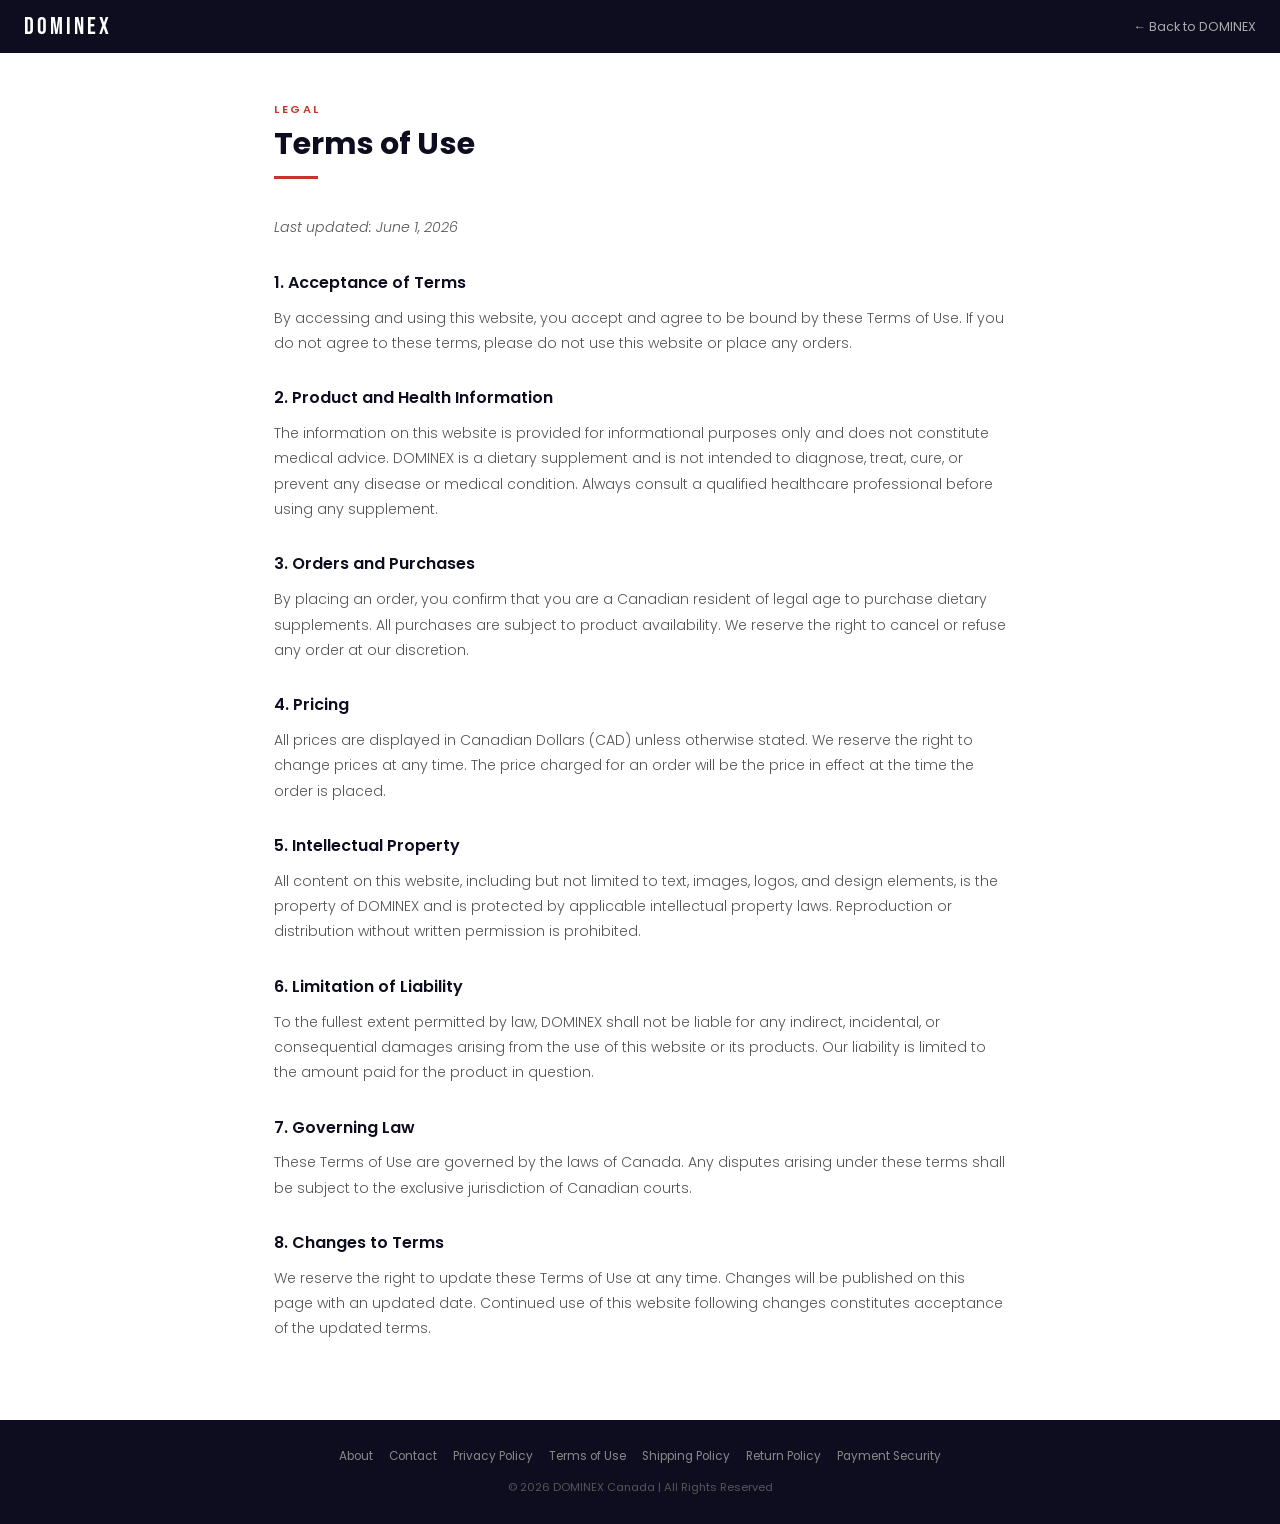
<file: terms.html>
<!DOCTYPE html>
<html lang="en-CA">
<head>
    <meta charset="UTF-8">
    <meta name="viewport" content="width=device-width, initial-scale=1.0">
    <title>Terms of Use | DOMINEX Canada</title>
    <meta name="robots" content="noindex, follow">
    <link rel="preconnect" href="https://fonts.googleapis.com">
    <link rel="preconnect" href="https://fonts.gstatic.com" crossorigin>
    <link href="https://fonts.googleapis.com/css2?family=Bebas+Neue&family=Poppins:wght@300;400;600;700&display=swap" rel="stylesheet">
    <style>
        *{margin:0;padding:0;box-sizing:border-box}
        body{font-family:'Poppins',sans-serif;background:#fff;color:#333}
        .top-bar{background:#0d0d1f;padding:12px 24px;display:flex;justify-content:space-between;align-items:center}
        .brand{font-family:'Bebas Neue',sans-serif;font-size:1.5rem;color:#fff;letter-spacing:3px;text-decoration:none}
        .back-link{color:#aaa;text-decoration:none;font-size:0.78rem;transition:color 0.2s}
        .back-link:hover{color:#fff}
        .page-wrapper{max-width:780px;margin:0 auto;padding:0 24px}
        .page-header{padding:48px 0 0}
        .page-tag{display:block;font-size:0.7rem;font-weight:600;letter-spacing:2.5px;color:#c0392b;text-transform:uppercase;margin-bottom:8px}
        .page-header h1{font-size:1.9rem;font-weight:700;color:#0d0d1f;margin-bottom:14px;line-height:1.2}
        .page-divider{width:44px;height:3px;background:#c0392b;margin-bottom:36px}
        .page-content{padding-bottom:64px;font-weight:300;line-height:1.8}
        .page-content h2{font-size:1rem;font-weight:600;color:#0d0d1f;margin:28px 0 8px}
        .page-content h2:first-child{margin-top:0}
        .page-content p{font-size:0.88rem;margin-bottom:14px;color:#555}
        .update-note{font-size:0.78rem;color:#888;margin-bottom:28px;font-style:italic}
        .page-footer{background:#0d0d1f;padding:28px 24px}
        .page-footer .footer-links{display:flex;flex-wrap:wrap;justify-content:center;gap:6px 16px;margin-bottom:14px}
        .page-footer .footer-links a{color:#888;text-decoration:none;font-size:0.74rem;transition:color 0.2s}
        .page-footer .footer-links a:hover{color:#fff}
        .copyright{text-align:center;color:#555;font-size:0.7rem}
        @media(max-width:600px){.page-wrapper{padding:0 16px}.page-header h1{font-size:1.5rem}}
    </style>
</head>
<body>

<div class="top-bar">
    <a href="index.html" class="brand">DOMINEX</a>
    <a href="index.html" class="back-link">&#8592; Back to DOMINEX</a>
</div>

<div class="page-wrapper">
    <div class="page-header">
        <span class="page-tag">LEGAL</span>
        <h1>Terms of Use</h1>
        <div class="page-divider"></div>
    </div>
    <div class="page-content">

        <p class="update-note">Last updated: June 1, 2026</p>

        <h2>1. Acceptance of Terms</h2>
        <p>By accessing and using this website, you accept and agree to be bound by these Terms of Use. If you do not agree to these terms, please do not use this website or place any orders.</p>

        <h2>2. Product and Health Information</h2>
        <p>The information on this website is provided for informational purposes only and does not constitute medical advice. DOMINEX is a dietary supplement and is not intended to diagnose, treat, cure, or prevent any disease or medical condition. Always consult a qualified healthcare professional before using any supplement.</p>

        <h2>3. Orders and Purchases</h2>
        <p>By placing an order, you confirm that you are a Canadian resident of legal age to purchase dietary supplements. All purchases are subject to product availability. We reserve the right to cancel or refuse any order at our discretion.</p>

        <h2>4. Pricing</h2>
        <p>All prices are displayed in Canadian Dollars (CAD) unless otherwise stated. We reserve the right to change prices at any time. The price charged for an order will be the price in effect at the time the order is placed.</p>

        <h2>5. Intellectual Property</h2>
        <p>All content on this website, including but not limited to text, images, logos, and design elements, is the property of DOMINEX and is protected by applicable intellectual property laws. Reproduction or distribution without written permission is prohibited.</p>

        <h2>6. Limitation of Liability</h2>
        <p>To the fullest extent permitted by law, DOMINEX shall not be liable for any indirect, incidental, or consequential damages arising from the use of this website or its products. Our liability is limited to the amount paid for the product in question.</p>

        <h2>7. Governing Law</h2>
        <p>These Terms of Use are governed by the laws of Canada. Any disputes arising under these terms shall be subject to the exclusive jurisdiction of Canadian courts.</p>

        <h2>8. Changes to Terms</h2>
        <p>We reserve the right to update these Terms of Use at any time. Changes will be published on this page with an updated date. Continued use of this website following changes constitutes acceptance of the updated terms.</p>

    </div>
</div>

<footer class="page-footer">
    <nav class="footer-links">
        <a href="about.html">About</a>
        <a href="contact.html">Contact</a>
        <a href="privacy-policy.html">Privacy Policy</a>
        <a href="terms.html">Terms of Use</a>
        <a href="shipping.html">Shipping Policy</a>
        <a href="returns.html">Return Policy</a>
        <a href="payment-security.html">Payment Security</a>
    </nav>
    <p class="copyright">&copy; 2026 DOMINEX Canada | All Rights Reserved</p>
</footer>

</body>
</html>
</file>
